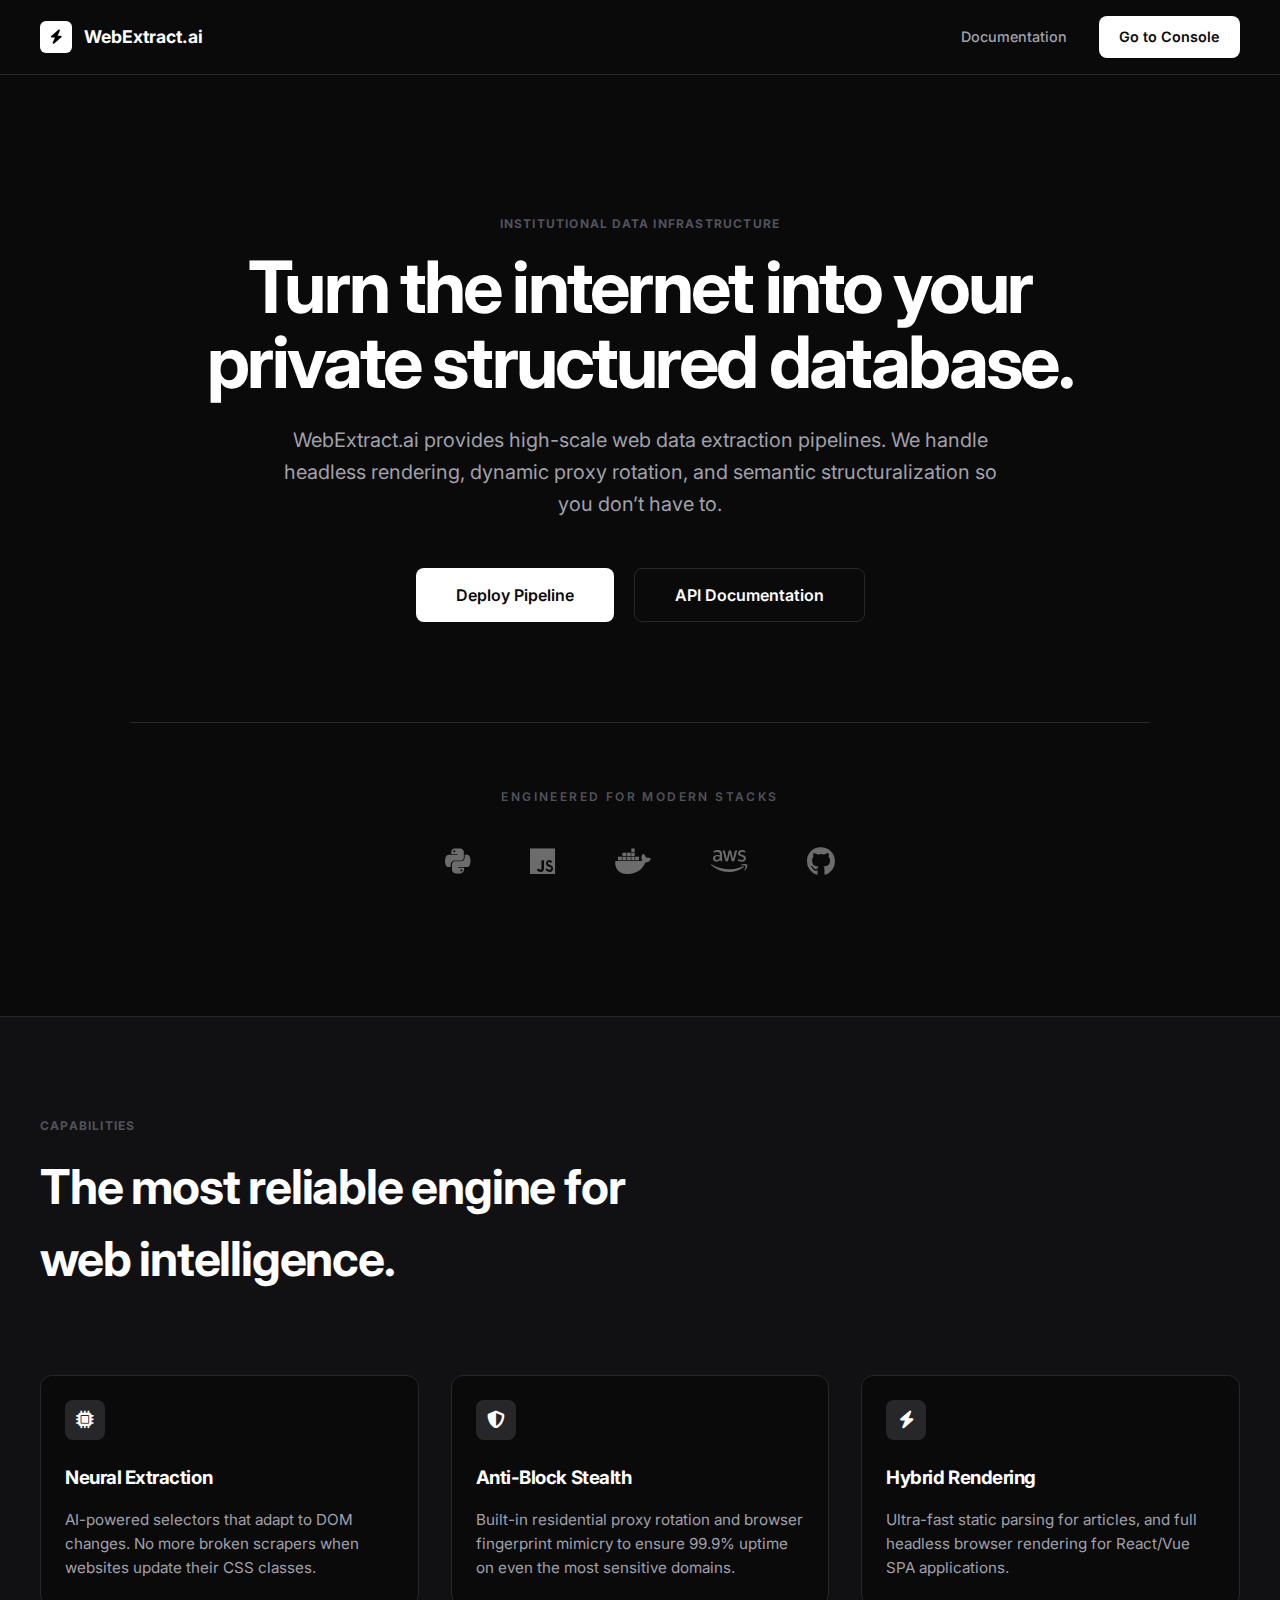
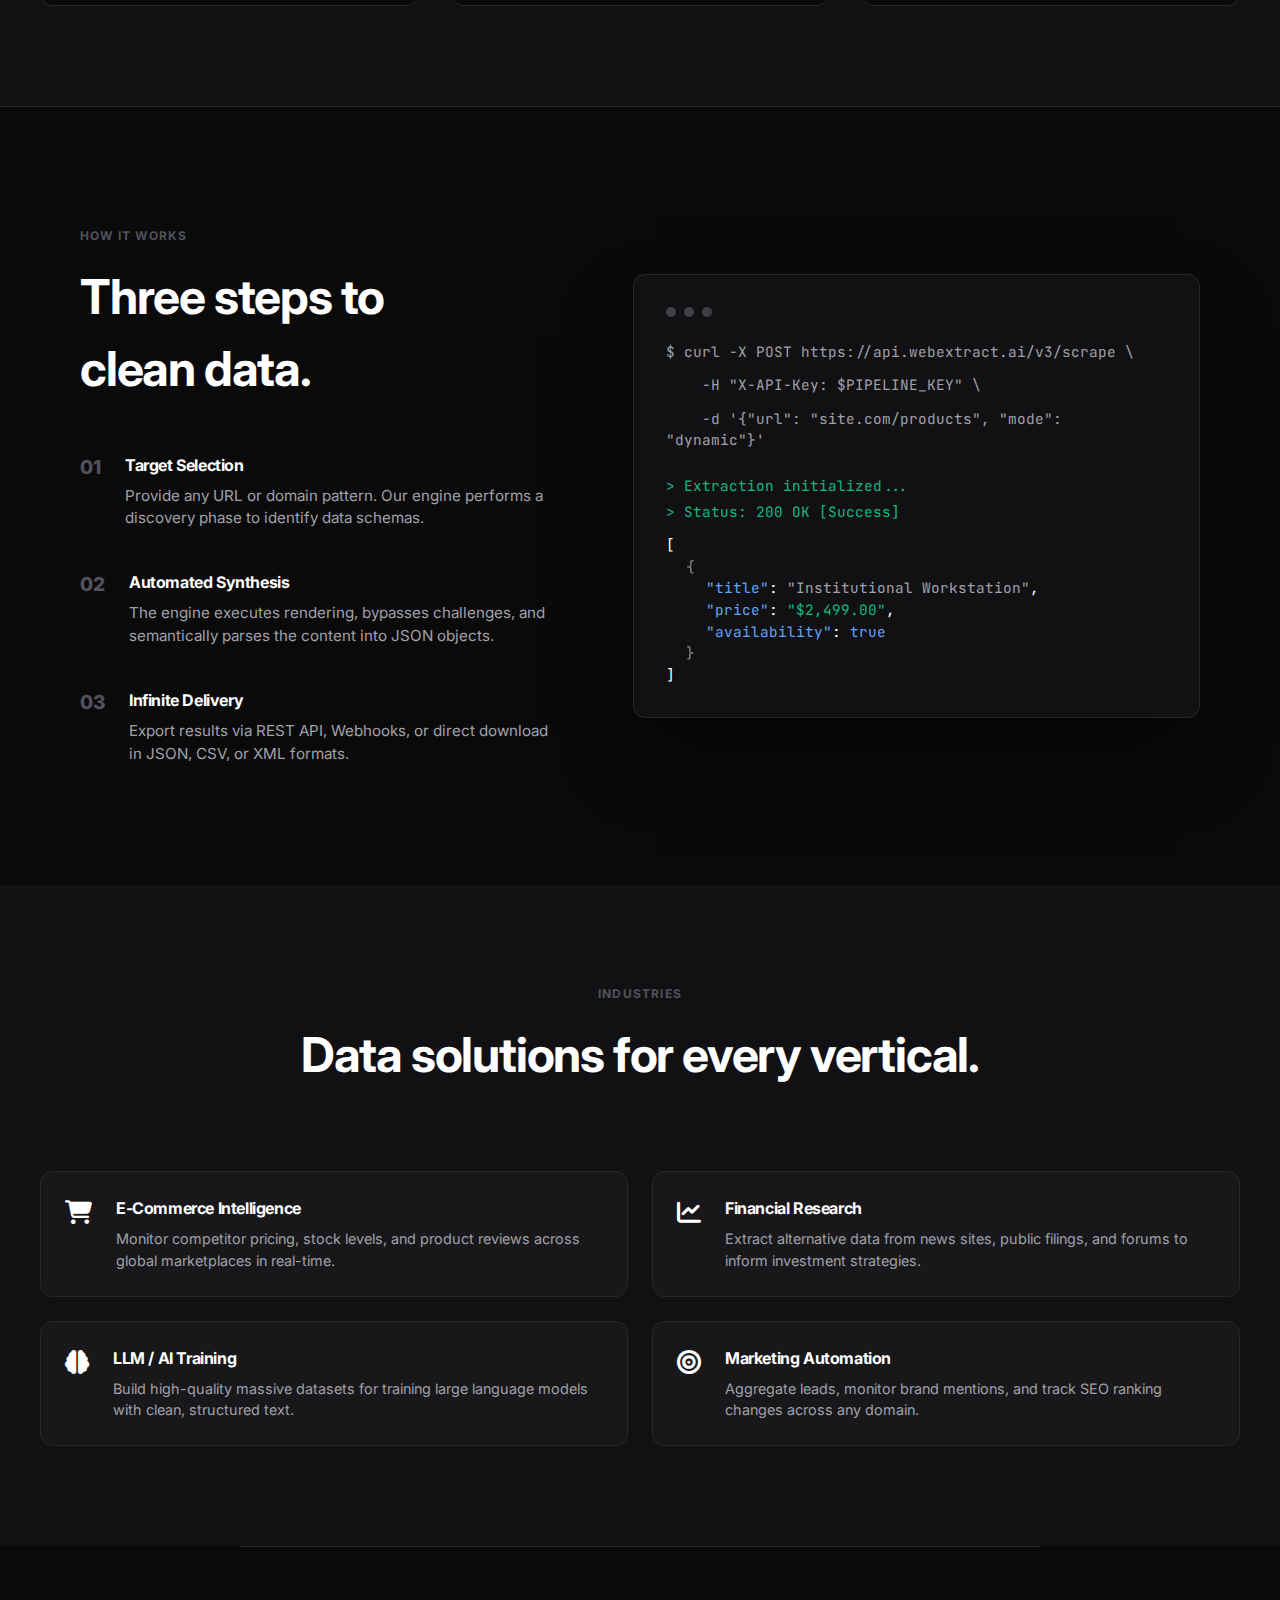
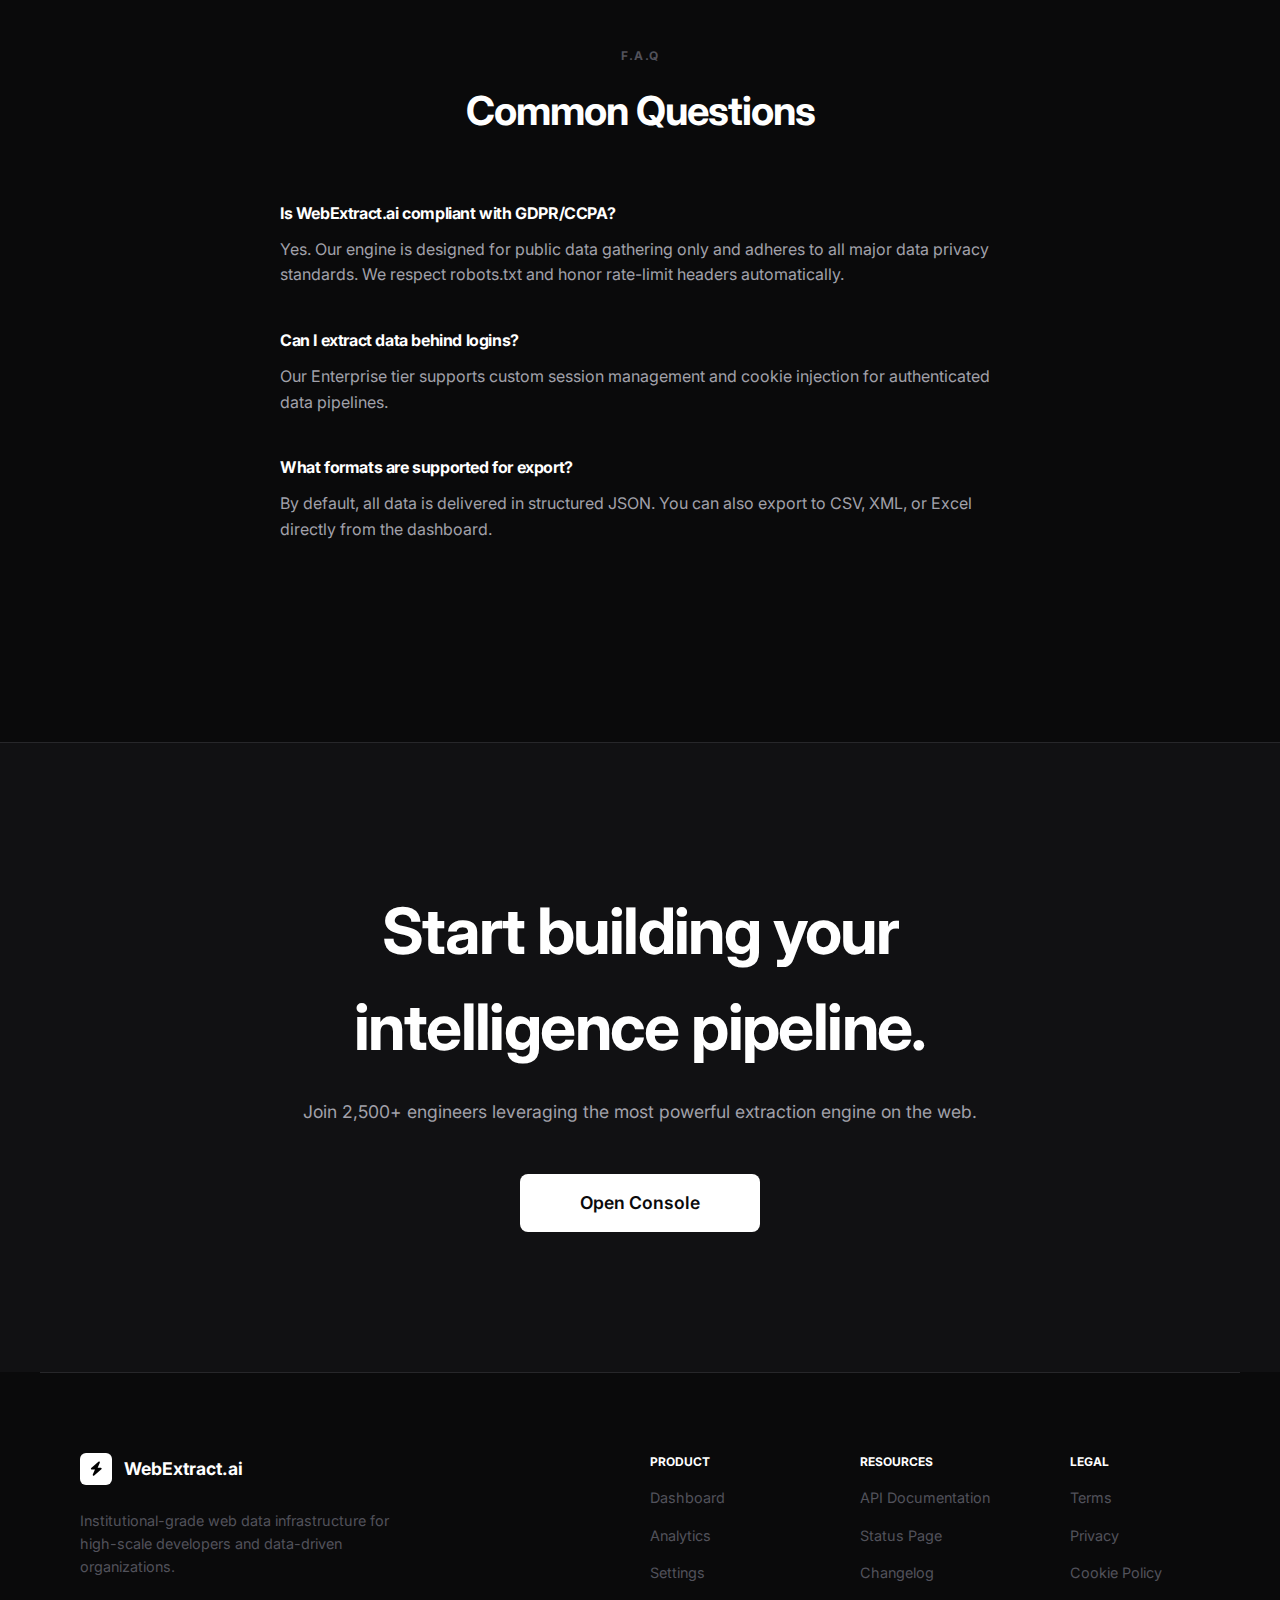
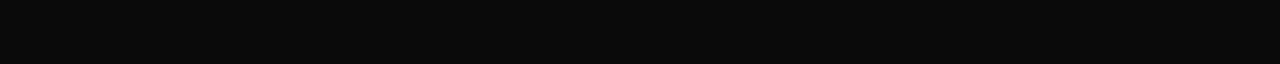
<file: templates/index.html>
<!DOCTYPE html>
<html lang="en">

<head>
  <meta charset="UTF-8">
  <meta name="viewport" content="width=device-width, initial-scale=1.0">
  <title>WebExtract.ai — Structured Web Intelligence for Developers</title>
  <link rel="stylesheet" href="/static/style.css">
  <link rel="stylesheet" href="https://cdnjs.cloudflare.com/ajax/libs/font-awesome/6.5.1/css/all.min.css">
  <style>
    .section-label {
      font-size: 0.75rem;
      font-weight: 700;
      color: var(--muted);
      text-transform: uppercase;
      letter-spacing: 0.1em;
      margin-bottom: 16px;
      display: block;
    }
  </style>
</head>

<body>

  <nav class="navbar animate-in">
    <a href="/" class="logo-container">
      <div class="logo-icon"><i class="fas fa-bolt bolt"></i></div>
      <span style="font-weight: 700; font-size: 1.1rem; color: var(--text);">WebExtract.ai</span>
    </a>
    <div style="display: flex; gap: 32px; align-items: center;">
      <a href="/api-guide"
        style="color: var(--text-dim); text-decoration: none; font-weight: 500; font-size: 0.9rem;">Documentation</a>
      <a href="/dashboard" class="btn-primary">
        Go to Console
      </a>
    </div>
  </nav>

  <main>
    <!-- HERO -->
    <section style="padding: 140px 40px; text-align: center; max-width: 1100px; margin: 0 auto;"
      class="animate-in delay-1">
      <span class="section-label">Institutional Data Infrastructure</span>
      <h1 style="font-size: 4.5rem; margin-bottom: 24px; line-height: 1.05; letter-spacing: -0.04em;">Turn the internet
        into your <br>private structured database.</h1>
      <p style="color: var(--text-dim); font-size: 1.25rem; max-width: 750px; margin: 0 auto 48px; line-height: 1.6;">
        WebExtract.ai provides high-scale web data extraction pipelines. We handle headless rendering, dynamic proxy
        rotation, and semantic structuralization so you don’t have to.
      </p>
      <div style="display: flex; justify-content: center; gap: 20px;">
        <a href="/dashboard" class="btn-primary" style="padding: 14px 40px; font-size: 1rem;">Deploy Pipeline</a>
        <a href="/api-guide" class="btn-secondary" style="padding: 14px 40px; font-size: 1rem;">API Documentation</a>
      </div>

      <div style="margin-top: 100px; padding-top: 60px; border-top: 1px solid var(--border);">
        <span
          style="font-size: 0.75rem; font-weight: 600; color: var(--muted); letter-spacing: 0.2em; text-transform: uppercase;">Engineered
          for Modern Stacks</span>
        <div
          style="display: flex; justify-content: center; gap: 60px; margin-top: 40px; font-size: 1.8rem; filter: grayscale(1) opacity(0.4);">
          <i class="fab fa-python" title="Python Integration"></i>
          <i class="fab fa-js" title="JavaScript Ready"></i>
          <i class="fab fa-docker" title="Containerized"></i>
          <i class="fab fa-aws" title="Cloud Native"></i>
          <i class="fab fa-github" title="GitOps Workflow"></i>
        </div>
      </div>
    </section>

    <!-- CORE CAPABILITIES -->
    <section
      style="padding: 100px 40px; background: var(--panel); border-top: 1px solid var(--border); border-bottom: 1px solid var(--border);">
      <div style="max-width: 1200px; margin: 0 auto;">
        <div style="margin-bottom: 80px;">
          <span class="section-label">Capabilities</span>
          <h2 style="font-size: 3rem; max-width: 600px;">The most reliable engine for web intelligence.</h2>
        </div>

        <div style="display: grid; grid-template-columns: repeat(3, 1fr); gap: 32px;">
          <div class="card" style="background: var(--bg);">
            <div
              style="width: 40px; height: 40px; background: var(--border); border-radius: 8px; display: flex; align-items: center; justify-content: center; margin-bottom: 24px;">
              <i class="fas fa-microchip" style="font-size: 1.1rem;"></i>
            </div>
            <h3 style="margin-bottom: 16px;">Neural Extraction</h3>
            <p style="color: var(--text-dim); font-size: 0.95rem; line-height: 1.6;">AI-powered selectors that adapt to
              DOM changes. No more broken scrapers when websites update their CSS classes.</p>
          </div>
          <div class="card" style="background: var(--bg);">
            <div
              style="width: 40px; height: 40px; background: var(--border); border-radius: 8px; display: flex; align-items: center; justify-content: center; margin-bottom: 24px;">
              <i class="fas fa-shield-halved" style="font-size: 1.1rem;"></i>
            </div>
            <h3 style="margin-bottom: 16px;">Anti-Block Stealth</h3>
            <p style="color: var(--text-dim); font-size: 0.95rem; line-height: 1.6;">Built-in residential proxy rotation
              and browser fingerprint mimicry to ensure 99.9% uptime on even the most sensitive domains.</p>
          </div>
          <div class="card" style="background: var(--bg);">
            <div
              style="width: 40px; height: 40px; background: var(--border); border-radius: 8px; display: flex; align-items: center; justify-content: center; margin-bottom: 24px;">
              <i class="fas fa-bolt" style="font-size: 1.1rem;"></i>
            </div>
            <h3 style="margin-bottom: 16px;">Hybrid Rendering</h3>
            <p style="color: var(--text-dim); font-size: 0.95rem; line-height: 1.6;">Ultra-fast static parsing for
              articles, and full headless browser rendering for React/Vue SPA applications.</p>
          </div>
        </div>
      </div>
    </section>

    <!-- PROCESS FLOW -->
    <section style="padding: 120px 40px; max-width: 1200px; margin: 0 auto;">
      <div style="display: grid; grid-template-columns: 1fr 1.2fr; gap: 80px; align-items: center;">
        <div>
          <span class="section-label">How it works</span>
          <h2 style="font-size: 3rem; margin-bottom: 32px;">Three steps to <br>clean data.</h2>
          <div style="margin-top: 48px;">
            <div style="display: flex; gap: 24px; margin-bottom: 40px;">
              <span style="font-size: 1.2rem; font-weight: 800; color: var(--muted);">01</span>
              <div>
                <h4 style="margin-bottom: 8px;">Target Selection</h4>
                <p style="color: var(--text-dim); font-size: 0.95rem;">Provide any URL or domain pattern. Our engine
                  performs a discovery phase to identify data schemas.</p>
              </div>
            </div>
            <div style="display: flex; gap: 24px; margin-bottom: 40px;">
              <span style="font-size: 1.2rem; font-weight: 800; color: var(--muted);">02</span>
              <div>
                <h4 style="margin-bottom: 8px;">Automated Synthesis</h4>
                <p style="color: var(--text-dim); font-size: 0.95rem;">The engine executes rendering, bypasses
                  challenges, and semantically parses the content into JSON objects.</p>
              </div>
            </div>
            <div style="display: flex; gap: 24px;">
              <span style="font-size: 1.2rem; font-weight: 800; color: var(--muted);">03</span>
              <div>
                <h4 style="margin-bottom: 8px;">Infinite Delivery</h4>
                <p style="color: var(--text-dim); font-size: 0.95rem;">Export results via REST API, Webhooks, or direct
                  download in JSON, CSV, or XML formats.</p>
              </div>
            </div>
          </div>
        </div>
        <!-- MOCK TERMINAL -->
        <div
          style="background: #111113; border: 1px solid var(--border); border-radius: 12px; padding: 32px; font-family: 'JetBrains Mono', monospace; font-size: 0.9rem; box-shadow: 0 40px 80px -20px rgba(0,0,0,0.8);">
          <div style="display: flex; gap: 8px; margin-bottom: 24px;">
            <div style="width: 10px; height: 10px; border-radius: 50%; background: #3f3f46;"></div>
            <div style="width: 10px; height: 10px; border-radius: 50%; background: #3f3f46;"></div>
            <div style="width: 10px; height: 10px; border-radius: 50%; background: #3f3f46;"></div>
          </div>
          <div style="color: var(--text-dim); margin-bottom: 12px;">$ curl -X POST https://api.webextract.ai/v3/scrape \
          </div>
          <div style="color: var(--text-dim); margin-bottom: 12px;">&nbsp;&nbsp;&nbsp;&nbsp;-H "X-API-Key:
            $PIPELINE_KEY" \</div>
          <div style="color: var(--text-dim); margin-bottom: 24px;">&nbsp;&nbsp;&nbsp;&nbsp;-d '{"url":
            "site.com/products", "mode": "dynamic"}'</div>

          <div style="color: #10b981; margin-bottom: 4px;">> Extraction initialized...</div>
          <div style="color: #10b981; margin-bottom: 12px;">> Status: 200 OK [Success]</div>

          <div style="color: var(--text);">[</div>
          <div style="padding-left: 20px;">
            <span style="color: var(--text); opacity: 0.5;">{</span><br>
            <span style="padding-left: 20px; color: #60a5fa;">"title"</span>: <span
              style="color: #a1a1aa;">"Institutional Workstation"</span>,<br>
            <span style="padding-left: 20px; color: #60a5fa;">"price"</span>: <span
              style="color: #10b981;">"$2,499.00"</span>,<br>
            <span style="padding-left: 20px; color: #60a5fa;">"availability"</span>: <span
              style="color: #60a5fa;">true</span><br>
            <span style="color: var(--text); opacity: 0.5;">}</span>
          </div>
          <div style="color: var(--text);">]</div>
        </div>
      </div>
    </section>

    <!-- USE CASES -->
    <section style="padding: 100px 40px; background: var(--panel);">
      <div style="max-width: 1200px; margin: 0 auto;">
        <div style="text-align: center; margin-bottom: 80px;">
          <span class="section-label">Industries</span>
          <h2 style="font-size: 3rem;">Data solutions for every vertical.</h2>
        </div>
        <div style="display: grid; grid-template-columns: repeat(2, 1fr); gap: 24px;">
          <div class="card" style="display: flex; gap: 24px; align-items: flex-start;">
            <i class="fas fa-shopping-cart" style="font-size: 1.5rem; margin-top: 4px;"></i>
            <div>
              <h4 style="margin-bottom: 8px;">E-Commerce Intelligence</h4>
              <p style="color: var(--text-dim); font-size: 0.9rem;">Monitor competitor pricing, stock levels, and
                product reviews across global marketplaces in real-time.</p>
            </div>
          </div>
          <div class="card" style="display: flex; gap: 24px; align-items: flex-start;">
            <i class="fas fa-chart-line" style="font-size: 1.5rem; margin-top: 4px;"></i>
            <div>
              <h4 style="margin-bottom: 8px;">Financial Research</h4>
              <p style="color: var(--text-dim); font-size: 0.9rem;">Extract alternative data from news sites, public
                filings, and forums to inform investment strategies.</p>
            </div>
          </div>
          <div class="card" style="display: flex; gap: 24px; align-items: flex-start;">
            <i class="fas fa-brain" style="font-size: 1.5rem; margin-top: 4px;"></i>
            <div>
              <h4 style="margin-bottom: 8px;">LLM / AI Training</h4>
              <p style="color: var(--text-dim); font-size: 0.9rem;">Build high-quality massive datasets for training
                large language models with clean, structured text.</p>
            </div>
          </div>
          <div class="card" style="display: flex; gap: 24px; align-items: flex-start;">
            <i class="fas fa-bullseye" style="font-size: 1.5rem; margin-top: 4px;"></i>
            <div>
              <h4 style="margin-bottom: 8px;">Marketing Automation</h4>
              <p style="color: var(--text-dim); font-size: 0.9rem;">Aggregate leads, monitor brand mentions, and track
                SEO ranking changes across any domain.</p>
            </div>
          </div>
        </div>
      </div>
    </section>

    <!-- FAQ -->
    <section style="padding: 100px 40px; max-width: 800px; margin: 0 auto; border-top: 1px solid var(--border);">
      <div style="text-align: center; margin-bottom: 60px;">
        <span class="section-label">F.A.Q</span>
        <h2 style="font-size: 2.5rem;">Common Questions</h2>
      </div>
      <div style="display: flex; flex-direction: column; gap: 40px;">
        <div>
          <h4 style="margin-bottom: 12px;">Is WebExtract.ai compliant with GDPR/CCPA?</h4>
          <p style="color: var(--text-dim); line-height: 1.6;">Yes. Our engine is designed for public data gathering
            only and adheres to all major data privacy standards. We respect robots.txt and honor rate-limit headers
            automatically.</p>
        </div>
        <div>
          <h4 style="margin-bottom: 12px;">Can I extract data behind logins?</h4>
          <p style="color: var(--text-dim); line-height: 1.6;">Our Enterprise tier supports custom session management
            and cookie injection for authenticated data pipelines.</p>
        </div>
        <div>
          <h4 style="margin-bottom: 12px;">What formats are supported for export?</h4>
          <p style="color: var(--text-dim); line-height: 1.6;">By default, all data is delivered in structured JSON. You
            can also export to CSV, XML, or Excel directly from the dashboard.</p>
        </div>
      </div>
    </section>

    <!-- FINAL CTA -->
    <section
      style="padding: 140px 40px; text-align: center; background: var(--panel); margin-top: 100px; border-top: 1px solid var(--border);">
      <h2 style="font-size: 4rem; margin-bottom: 24px;">Start building your <br>intelligence pipeline.</h2>
      <p style="color: var(--text-dim); margin-bottom: 48px; font-size: 1.1rem;">Join 2,500+ engineers leveraging the
        most powerful extraction engine on the web.</p>
      <a href="/dashboard" class="btn-primary" style="padding: 16px 60px; font-size: 1.1rem;">Open Console</a>
    </section>
  </main>

  <footer
    style="padding: 80px 40px; border-top: 1px solid var(--border); max-width: 1200px; margin: 0 auto; display: flex; justify-content: space-between; align-items: flex-start;">
    <div>
      <div class="logo-container"
        style="text-decoration: none; display: flex; align-items: center; gap: 12px; margin-bottom: 24px;">
        <div class="logo-icon"><i class="fas fa-bolt bolt"></i></div>
        <span style="font-weight: 700; font-size: 1.1rem; color: var(--text);">WebExtract.ai</span>
      </div>
      <p style="color: var(--muted); font-size: 0.9rem; max-width: 320px; line-height: 1.6;">Institutional-grade web
        data infrastructure for high-scale developers and data-driven organizations.</p>
    </div>
    <div style="display: grid; grid-template-columns: repeat(3, 1fr); gap: 80px;">
      <div style="display: flex; flex-direction: column; gap: 16px;">
        <span
          style="font-weight: 700; font-size: 0.75rem; color: var(--text); text-transform: uppercase;">Product</span>
        <a href="/dashboard" style="color: var(--muted); text-decoration: none; font-size: 0.9rem;">Dashboard</a>
        <a href="/analytics" style="color: var(--muted); text-decoration: none; font-size: 0.9rem;">Analytics</a>
        <a href="/settings" style="color: var(--muted); text-decoration: none; font-size: 0.9rem;">Settings</a>
      </div>
      <div style="display: flex; flex-direction: column; gap: 16px;">
        <span
          style="font-weight: 700; font-size: 0.75rem; color: var(--text); text-transform: uppercase;">Resources</span>
        <a href="/api-guide" style="color: var(--muted); text-decoration: none; font-size: 0.9rem;">API
          Documentation</a>
        <a href="#" style="color: var(--muted); text-decoration: none; font-size: 0.9rem;">Status Page</a>
        <a href="#" style="color: var(--muted); text-decoration: none; font-size: 0.9rem;">Changelog</a>
      </div>
      <div style="display: flex; flex-direction: column; gap: 16px;">
        <span style="font-weight: 700; font-size: 0.75rem; color: var(--text); text-transform: uppercase;">Legal</span>
        <a href="#" style="color: var(--muted); text-decoration: none; font-size: 0.9rem;">Terms</a>
        <a href="#" style="color: var(--muted); text-decoration: none; font-size: 0.9rem;">Privacy</a>
        <a href="#" style="color: var(--muted); text-decoration: none; font-size: 0.9rem;">Cookie Policy</a>
      </div>
    </div>
  </footer>

</body>

</html>
</file>
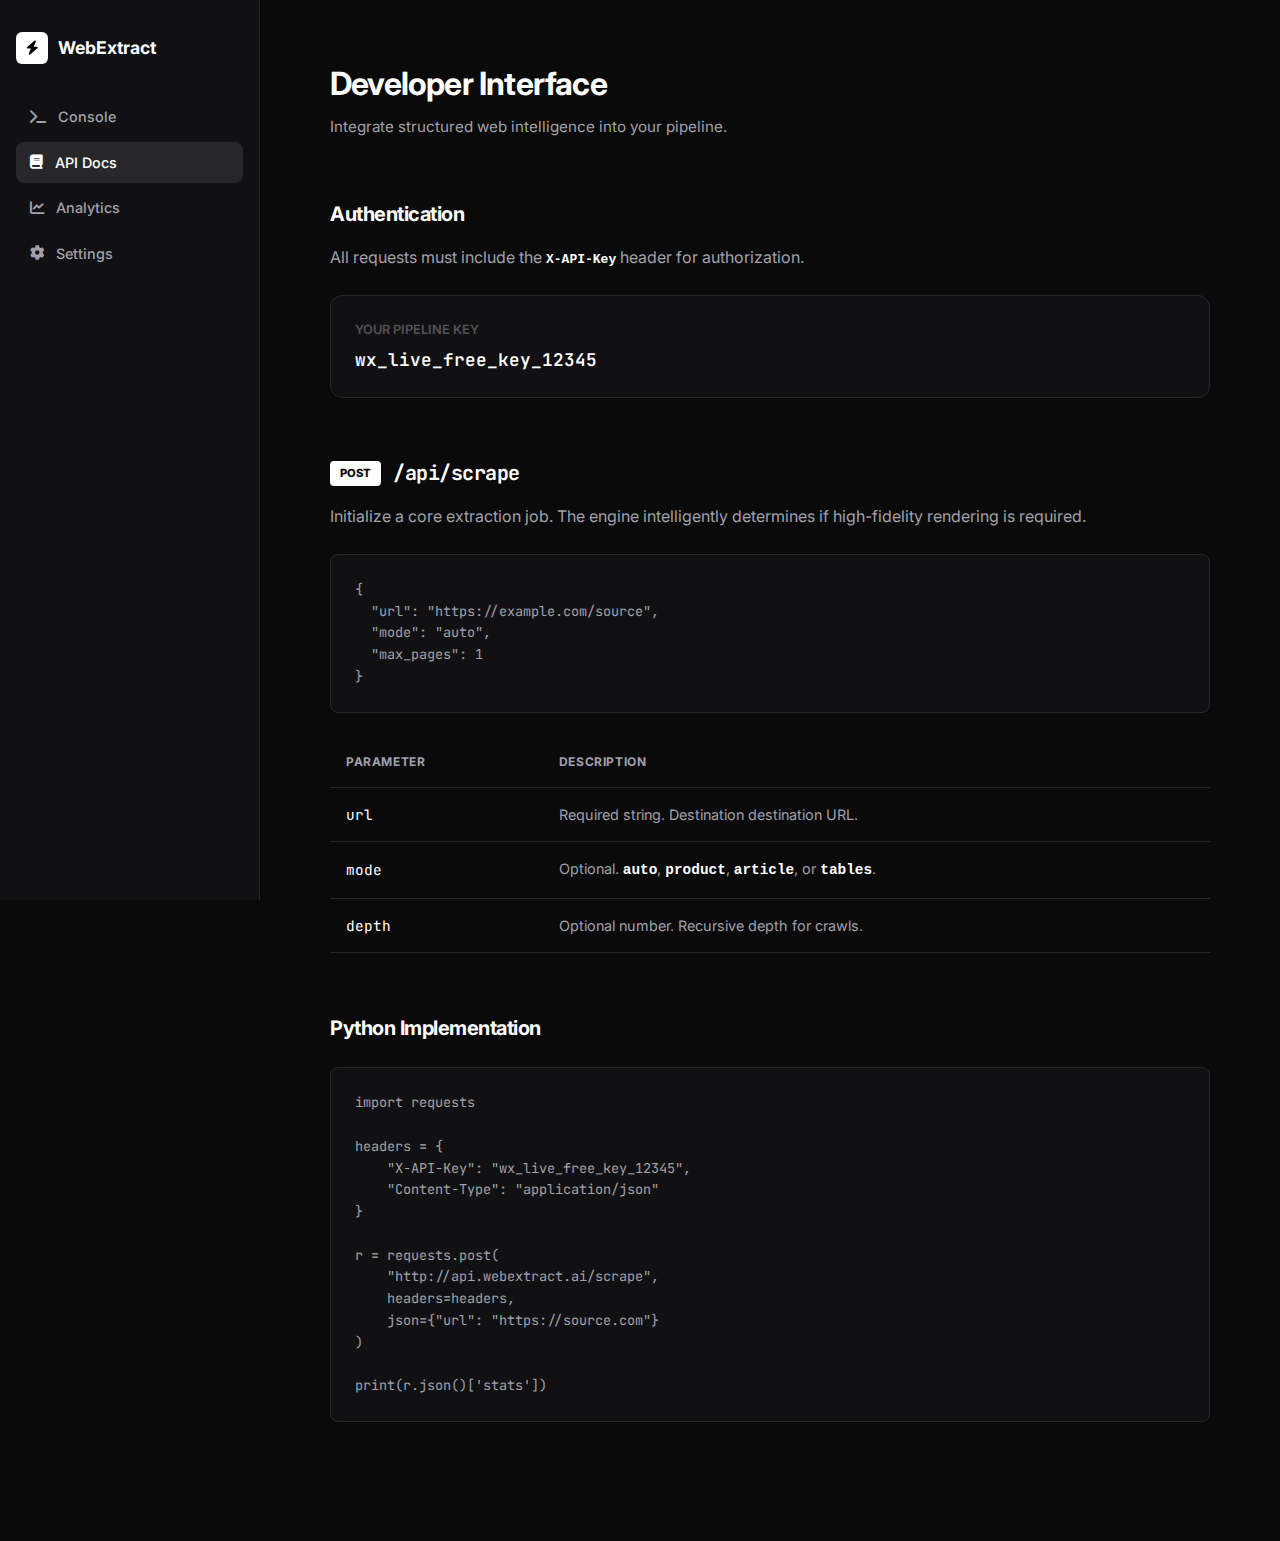
<file: templates/api_guide.html>
<!DOCTYPE html>
<html lang="en">

<head>
  <meta charset="UTF-8">
  <meta name="viewport" content="width=device-width, initial-scale=1.0">
  <title>Developer Docs — WebExtract.ai</title>
  <link rel="stylesheet" href="/static/style.css">
  <link rel="stylesheet" href="https://cdnjs.cloudflare.com/ajax/libs/font-awesome/6.4.0/css/all.min.css">
  <style>
    pre {
      background: var(--panel) !important;
      padding: 24px;
      border-radius: 8px;
      border: 1px solid var(--border);
      color: var(--text-dim);
      font-family: 'JetBrains Mono', monospace;
      font-size: 0.85rem;
      overflow-x: auto;
      line-height: 1.6;
      margin: 24px 0;
    }

    code {
      color: var(--text);
      font-weight: 600;
    }

    .method-badge {
      background: var(--text);
      color: var(--bg);
      padding: 4px 10px;
      border-radius: 4px;
      font-weight: 800;
      font-size: 0.7rem;
      text-transform: uppercase;
      margin-right: 12px;
    }

    .doc-section {
      margin-bottom: 60px;
    }

    .param-table {
      width: 100%;
      border-collapse: collapse;
      margin-top: 16px;
    }

    .param-table td,
    .param-table th {
      padding: 16px;
      border-bottom: 1px solid var(--border);
      text-align: left;
      font-size: 0.9rem;
    }

    .param-table th {
      color: var(--text-dim);
      font-size: 0.75rem;
      text-transform: uppercase;
      letter-spacing: 0.05em;
    }
  </style>
</head>

<body>

  <div class="layout">
    <aside class="sidebar">
      <a href="/" class="logo-container"
        style="margin-bottom: 32px; text-decoration: none; display: flex; align-items: center; gap: 10px;">
        <div class="logo-icon"><i class="fas fa-bolt bolt"></i></div>
        <span style="font-weight: 700; font-size: 1.1rem; color: var(--text);">WebExtract</span>
      </a>

      <nav class="sidebar-nav">
        <a href="/dashboard" class="nav-item">
          <i class="fas fa-terminal"></i> Console
        </a>
        <a href="/api-guide" class="nav-item active">
          <i class="fas fa-book"></i> API Docs
        </a>
        <a href="/analytics" class="nav-item">
          <i class="fas fa-chart-line"></i> Analytics
        </a>
        <a href="/settings" class="nav-item">
          <i class="fas fa-cog"></i> Settings
        </a>
      </nav>
    </aside>

    <main style="flex: 1; padding: 60px; max-width: 1000px; margin: 0 auto; width: 100%;">
      <header style="margin-bottom: 60px;" class="animate-in">
        <h1 style="font-size: 2rem; font-weight: 700; color: var(--text);">Developer Interface</h1>
        <p style="color: var(--text-dim); margin-top: 8px; font-size: 0.95rem;">Integrate structured web intelligence
          into your pipeline.</p>
      </header>

      <div class="doc-section animate-in delay-1">
        <h2 style="font-size: 1.25rem; font-weight: 700; margin-bottom: 16px;">Authentication</h2>
        <p style="color: var(--text-dim); line-height: 1.6;">All requests must include the <code>X-API-Key</code> header
          for authorization.</p>
        <div class="card" style="margin-top: 24px; background: var(--panel); border-style: solid;">
          <p style="font-size: 0.8rem; color: var(--muted); margin-bottom: 8px; font-weight: 600;">YOUR PIPELINE KEY</p>
          <code style="font-size: 1.1rem; font-family: 'JetBrains Mono';">wx_live_free_key_12345</code>
        </div>
      </div>

      <div class="doc-section animate-in delay-2">
        <div style="display: flex; align-items: center; margin-bottom: 16px;">
          <span class="method-badge">POST</span>
          <h2 style="margin: 0; font-size: 1.25rem; font-weight: 700; font-family: 'JetBrains Mono';">/api/scrape</h2>
        </div>
        <p style="color: var(--text-dim); line-height: 1.6;">Initialize a core extraction job. The engine intelligently
          determines if high-fidelity rendering is required.</p>

        <pre>{
  "url": "https://example.com/source",
  "mode": "auto",
  "max_pages": 1
}</pre>

        <table class="param-table">
          <thead>
            <tr>
              <th>Parameter</th>
              <th>Description</th>
            </tr>
          </thead>
          <tbody>
            <tr>
              <td style="font-family: 'JetBrains Mono'; color: var(--text);">url</td>
              <td style="color: var(--text-dim);">Required string. Destination destination URL.</td>
            </tr>
            <tr>
              <td style="font-family: 'JetBrains Mono'; color: var(--text);">mode</td>
              <td style="color: var(--text-dim);">Optional. <code>auto</code>, <code>product</code>,
                <code>article</code>, or <code>tables</code>.
              </td>
            </tr>
            <tr>
              <td style="font-family: 'JetBrains Mono'; color: var(--text);">depth</td>
              <td style="color: var(--text-dim);">Optional number. Recursive depth for crawls.</td>
            </tr>
          </tbody>
        </table>
      </div>

      <div class="doc-section animate-in delay-3">
        <h2 style="font-size: 1.25rem; font-weight: 700; margin-bottom: 16px;">Python Implementation</h2>
        <pre>import requests

headers = {
    "X-API-Key": "wx_live_free_key_12345",
    "Content-Type": "application/json"
}

r = requests.post(
    "http://api.webextract.ai/scrape",
    headers=headers,
    json={"url": "https://source.com"}
)

print(r.json()['stats'])</pre>
      </div>

    </main>
  </div>

</body>

</html>
</file>
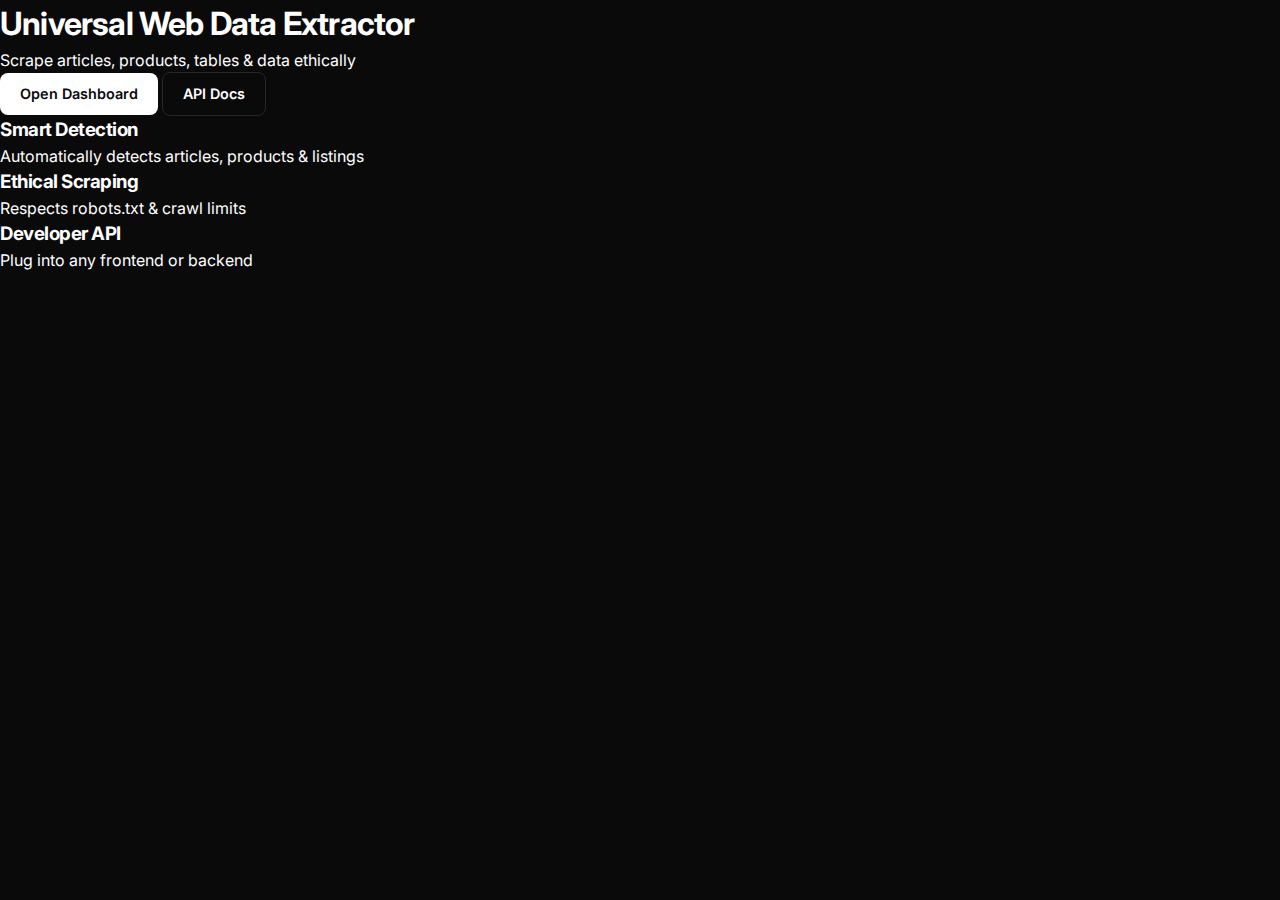
<file: templates/landing.html>
<!DOCTYPE html>
<html>

<head>
  <title>Universal Web Scraper</title>
  <link rel="stylesheet" href="/static/style.css">
</head>

<body>

  <section class="hero">
    <h1 class="fade-in">Universal Web Data Extractor</h1>
    <p class="fade-in delay">
      Scrape articles, products, tables & data ethically
    </p>

    <div class="hero-actions fade-in delay-2">
      <a href="/dashboard" class="btn-primary">Open Dashboard</a>
      <a href="/api-guide" class="btn-secondary">API Docs</a>
    </div>
  </section>

  <section class="features">
    <div class="feature-card slide-up">
      <h3>Smart Detection</h3>
      <p>Automatically detects articles, products & listings</p>
    </div>

    <div class="feature-card slide-up delay">
      <h3>Ethical Scraping</h3>
      <p>Respects robots.txt & crawl limits</p>
    </div>

    <div class="feature-card slide-up delay-2">
      <h3>Developer API</h3>
      <p>Plug into any frontend or backend</p>
    </div>
  </section>

  <script src="/static/app.js"></script>
</body>

</html>
</file>
<file: static/style.css>
@import url('https://fonts.googleapis.com/css2?family=Inter:wght@300;400;500;600;700;800&family=JetBrains+Mono:wght@400;500;600&display=swap');

:root {
  --bg: #0a0a0b;
  --panel: #111113;
  --card: #18181b;
  --text: #ffffff;
  --text-dim: #a1a1aa;
  --muted: #52525b;
  --accent: #3b82f6;
  /* Trustworthy UI Blue */
  --accent-light: #60a5fa;
  --accent-dark: #2563eb;
  --border: #27272a;
  --border-bright: #3f3f46;
  --success: #10b981;
  --danger: #ef4444;
  --sidebar-width: 260px;
  --shadow-sm: 0 1px 2px rgba(0, 0, 0, 0.1);
  --shadow-md: 0 4px 6px -1px rgba(0, 0, 0, 0.1), 0 2px 4px -1px rgba(0, 0, 0, 0.06);
  --shadow-lg: 0 10px 15px -3px rgba(0, 0, 0, 0.1), 0 4px 6px -2px rgba(0, 0, 0, 0.05);
}

* {
  box-sizing: border-box;
  margin: 0;
  padding: 0;
}

body {
  font-family: 'Inter', -apple-system, sans-serif;
  background: var(--bg);
  color: var(--text);
  line-height: 1.5;
  min-height: 100vh;
  overflow-x: hidden;
  -webkit-font-smoothing: antialiased;
}

/* Typography */
h1,
h2,
h3,
h4 {
  font-weight: 700;
  letter-spacing: -0.025em;
  color: var(--text);
}

.gradient-text {
  /* Moving away from flashy gradients to subtle contrast */
  color: #fff;
  background: none;
  -webkit-text-fill-color: initial;
}

/* UI Elements */
.glass-panel {
  background: var(--panel);
  border: 1px solid var(--border);
  border-radius: 12px;
  box-shadow: var(--shadow-lg);
}

.card {
  background: var(--card);
  border: 1px solid var(--border);
  border-radius: 12px;
  padding: 24px;
  transition: all 0.2s ease;
}

.card:hover {
  border-color: var(--border-bright);
  transform: translateY(-2px);
}

/* Buttons */
.btn-primary {
  background: var(--text);
  color: var(--bg);
  padding: 10px 20px;
  border-radius: 8px;
  font-weight: 600;
  font-size: 0.9rem;
  text-decoration: none;
  border: none;
  cursor: pointer;
  display: inline-flex;
  align-items: center;
  gap: 8px;
  transition: opacity 0.2s ease;
}

.btn-primary:hover {
  opacity: 0.9;
}

.btn-secondary {
  background: transparent;
  color: var(--text);
  padding: 10px 20px;
  border-radius: 8px;
  font-weight: 600;
  font-size: 0.9rem;
  text-decoration: none;
  border: 1px solid var(--border);
  cursor: pointer;
  display: inline-flex;
  align-items: center;
  gap: 8px;
  transition: background 0.2s ease;
}

.btn-secondary:hover {
  background: var(--border);
}

/* Input Fields */
input,
select {
  background: var(--panel);
  border: 1px solid var(--border);
  border-radius: 8px;
  color: white;
  padding: 10px 14px;
  font-size: 0.95rem;
  font-family: inherit;
  width: 100%;
  transition: border-color 0.2s ease;
}

input:focus,
select:focus {
  outline: none;
  border-color: var(--accent);
}

select option {
  color: #000;
  background: #fff;
}

/* Navigation */
.navbar {
  display: flex;
  justify-content: space-between;
  align-items: center;
  padding: 16px 40px;
  background: var(--bg);
  border-bottom: 1px solid var(--border);
  position: sticky;
  top: 0;
  z-index: 1000;
}

.logo-container {
  display: flex;
  align-items: center;
  gap: 12px;
  text-decoration: none;
}

.logo-icon {
  width: 32px;
  height: 32px;
  background: var(--text);
  border-radius: 6px;
  display: flex;
  align-items: center;
  justify-content: center;
}

.bolt {
  display: inline-block;
  transform-origin: center;
  will-change: transform, filter;
  color: black;
  font-size: 0.9rem;
}

@keyframes bolt-strike {
  0% {
    transform: scale(1);
    filter: brightness(1) drop-shadow(0 0 0 white);
  }

  2% {
    transform: scale(1.6) rotate(-15deg);
    filter: brightness(4) drop-shadow(0 0 12px white);
  }

  4% {
    transform: scale(1.2) rotate(10deg);
    filter: brightness(2) drop-shadow(0 0 4px white);
  }

  6% {
    transform: scale(1.4) rotate(-8deg);
    filter: brightness(3) drop-shadow(0 0 8px white);
  }

  8% {
    transform: scale(1);
    filter: brightness(1) drop-shadow(0 0 0 white);
  }

  100% {
    transform: scale(1);
    filter: brightness(1);
  }
}

.logo-container:hover .bolt {
  animation: bolt-strike 1.5s infinite;
}


/* Sidebar Layout */
.layout {
  display: flex;
  min-height: 100vh;
}

.sidebar {
  width: var(--sidebar-width);
  background: var(--panel);
  border-right: 1px solid var(--border);
  padding: 32px 16px;
  position: sticky;
  top: 0;
  height: 100vh;
  display: flex;
  flex-direction: column;
}

.nav-item {
  display: flex;
  align-items: center;
  gap: 12px;
  padding: 10px 14px;
  color: var(--text-dim);
  text-decoration: none;
  border-radius: 8px;
  margin-bottom: 4px;
  font-weight: 500;
  font-size: 0.9rem;
  transition: all 0.2s ease;
}

.nav-item:hover,
.nav-item.active {
  background: var(--border);
  color: var(--text);
}

/* Utility Animations */
@keyframes reveal {
  from {
    opacity: 0;
    transform: translateY(10px);
  }

  to {
    opacity: 1;
    transform: translateY(0);
  }
}

.animate-in {
  animation: reveal 0.4s ease-out forwards;
}

.delay-1 {
  animation-delay: 0.05s;
}

.delay-2 {
  animation-delay: 0.1s;
}

.delay-3 {
  animation-delay: 0.15s;
}

/* Dashboard Widgets */
.stat-card {
  background: var(--card);
  border: 1px solid var(--border);
  border-radius: 12px;
  padding: 24px;
}

.stat-value {
  font-size: 2rem;
  font-weight: 700;
  margin-top: 8px;
}

.stat-label {
  font-size: 0.8rem;
  font-weight: 600;
  color: var(--text-dim);
  text-transform: uppercase;
  letter-spacing: 0.05em;
}

/* Media Cards */
.image-grid {
  display: grid;
  grid-template-columns: repeat(auto-fill, minmax(200px, 1fr));
  gap: 16px;
}

.image-card {
  border-radius: 8px;
  border: 1px solid var(--border);
  overflow: hidden;
  aspect-ratio: 16/10;
  background: #000;
}

.image-card img {
  width: 100%;
  height: 100%;
  object-fit: cover;
  transition: opacity 0.3s ease;
}

.image-card:hover img {
  opacity: 0.8;
}

/* Switch for Settings */
.switch {
  position: relative;
  display: inline-block;
  width: 44px;
  height: 24px;
}

.switch input {
  opacity: 0;
  width: 0;
  height: 0;
}

.slider {
  position: absolute;
  cursor: pointer;
  top: 0;
  left: 0;
  right: 0;
  bottom: 0;
  background-color: var(--muted);
  transition: .2s;
  border-radius: 24px;
}

.slider:before {
  position: absolute;
  content: "";
  height: 18px;
  width: 18px;
  left: 3px;
  bottom: 3px;
  background-color: white;
  transition: .2s;
  border-radius: 50%;
}

input:checked+.slider {
  background-color: var(--accent);
}

input:checked+.slider:before {
  transform: translateX(20px);
}
</file>
